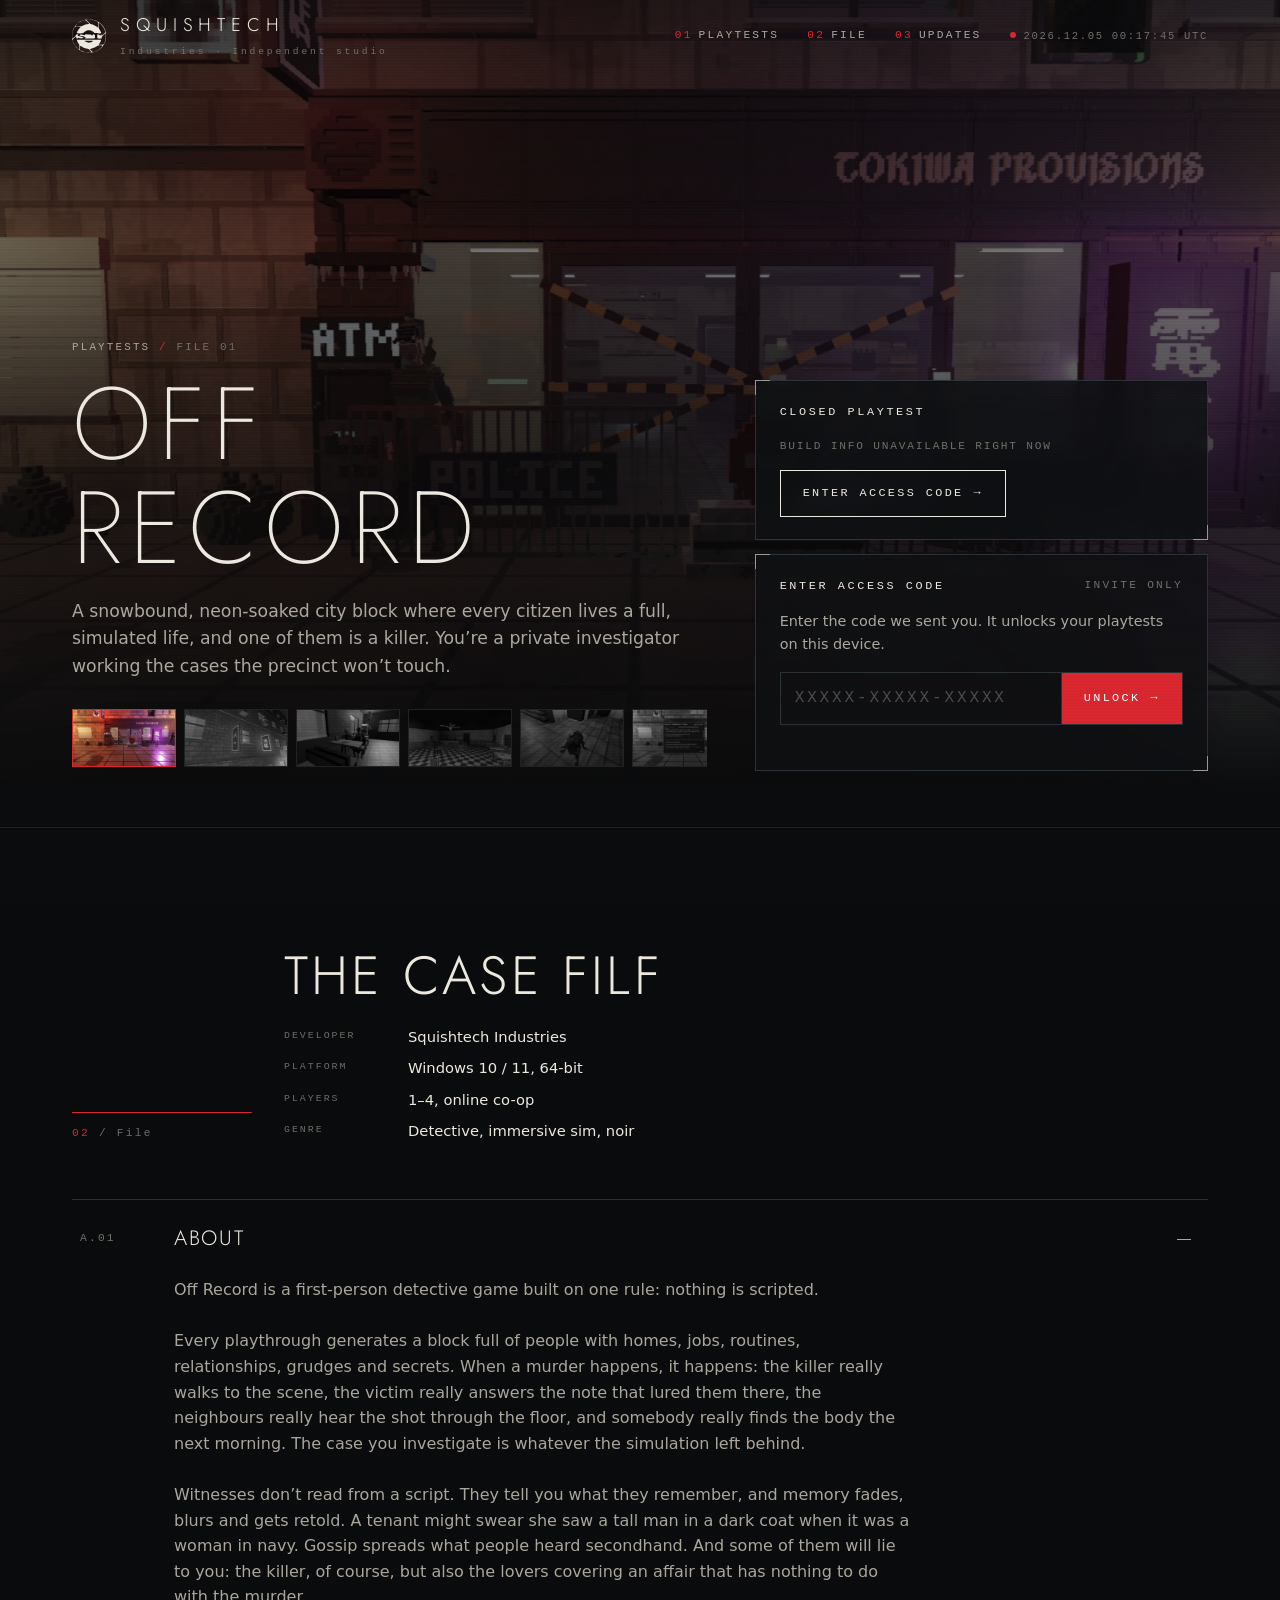
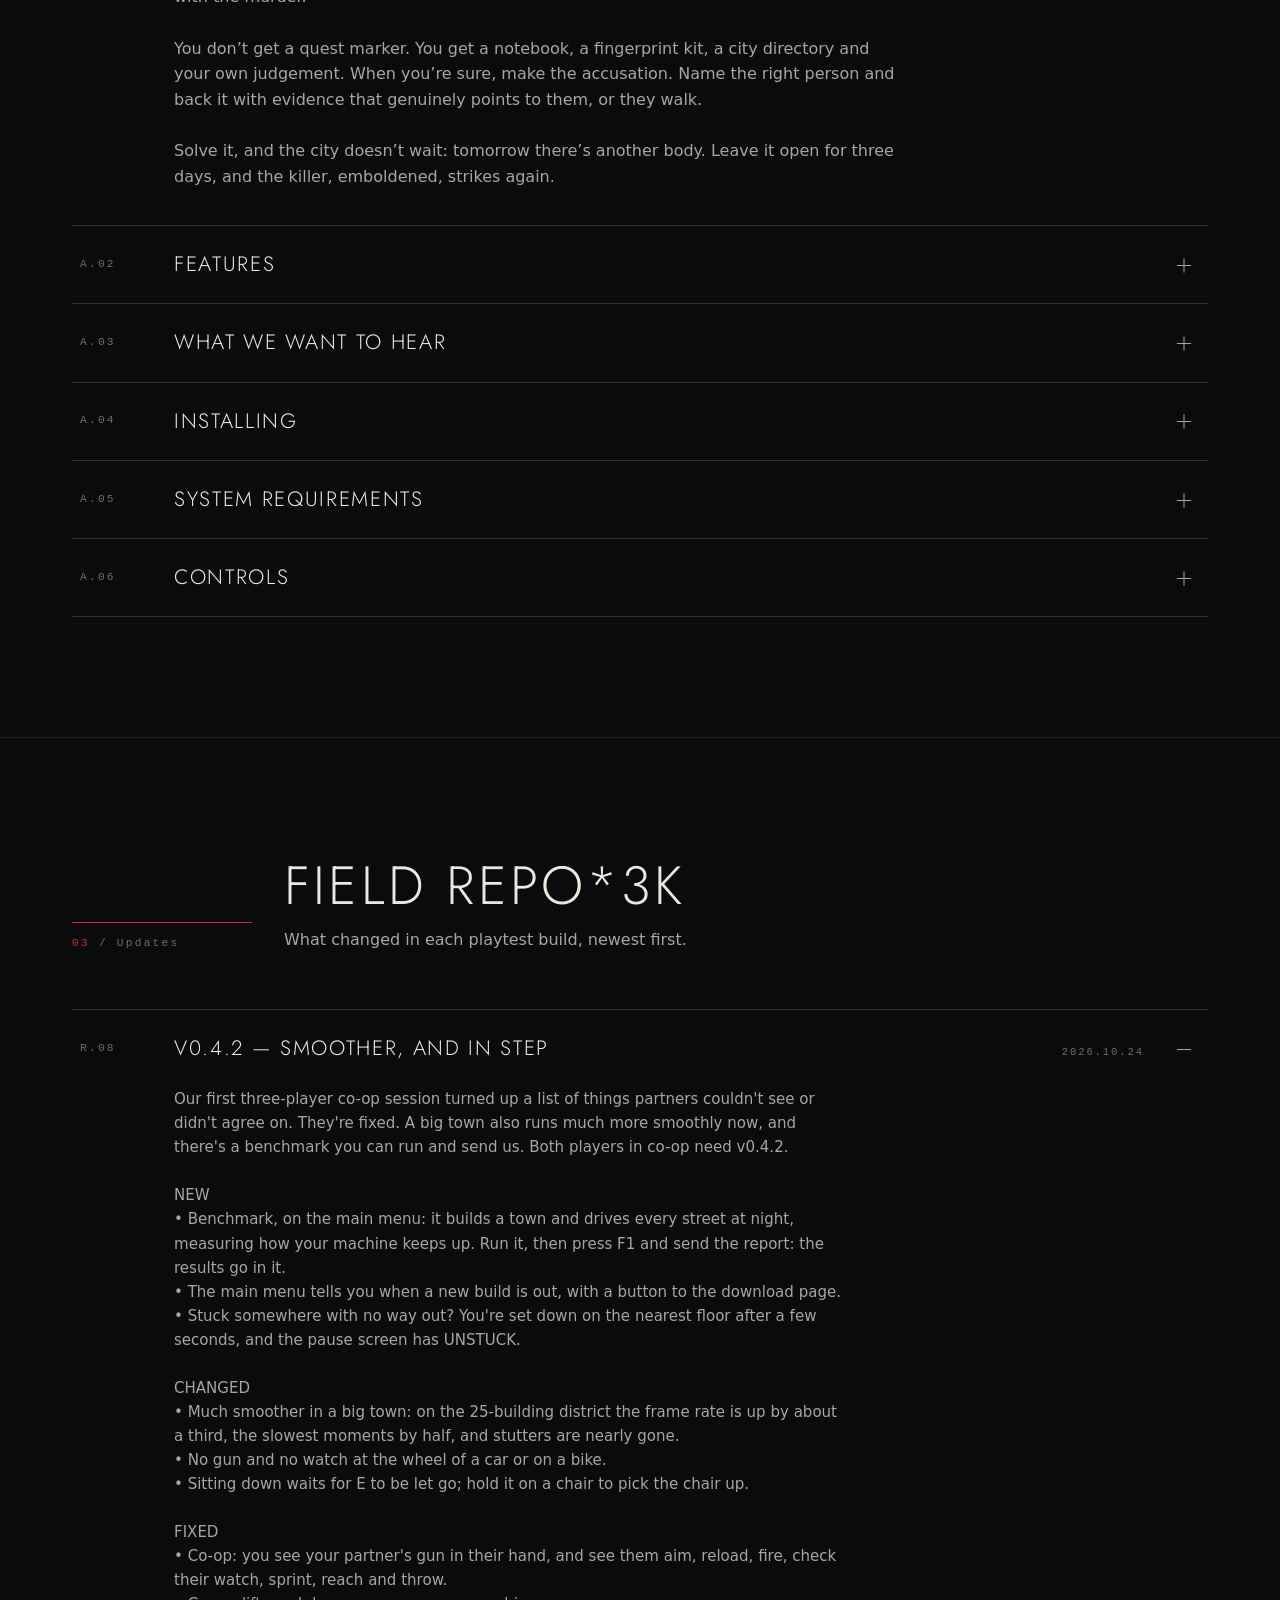
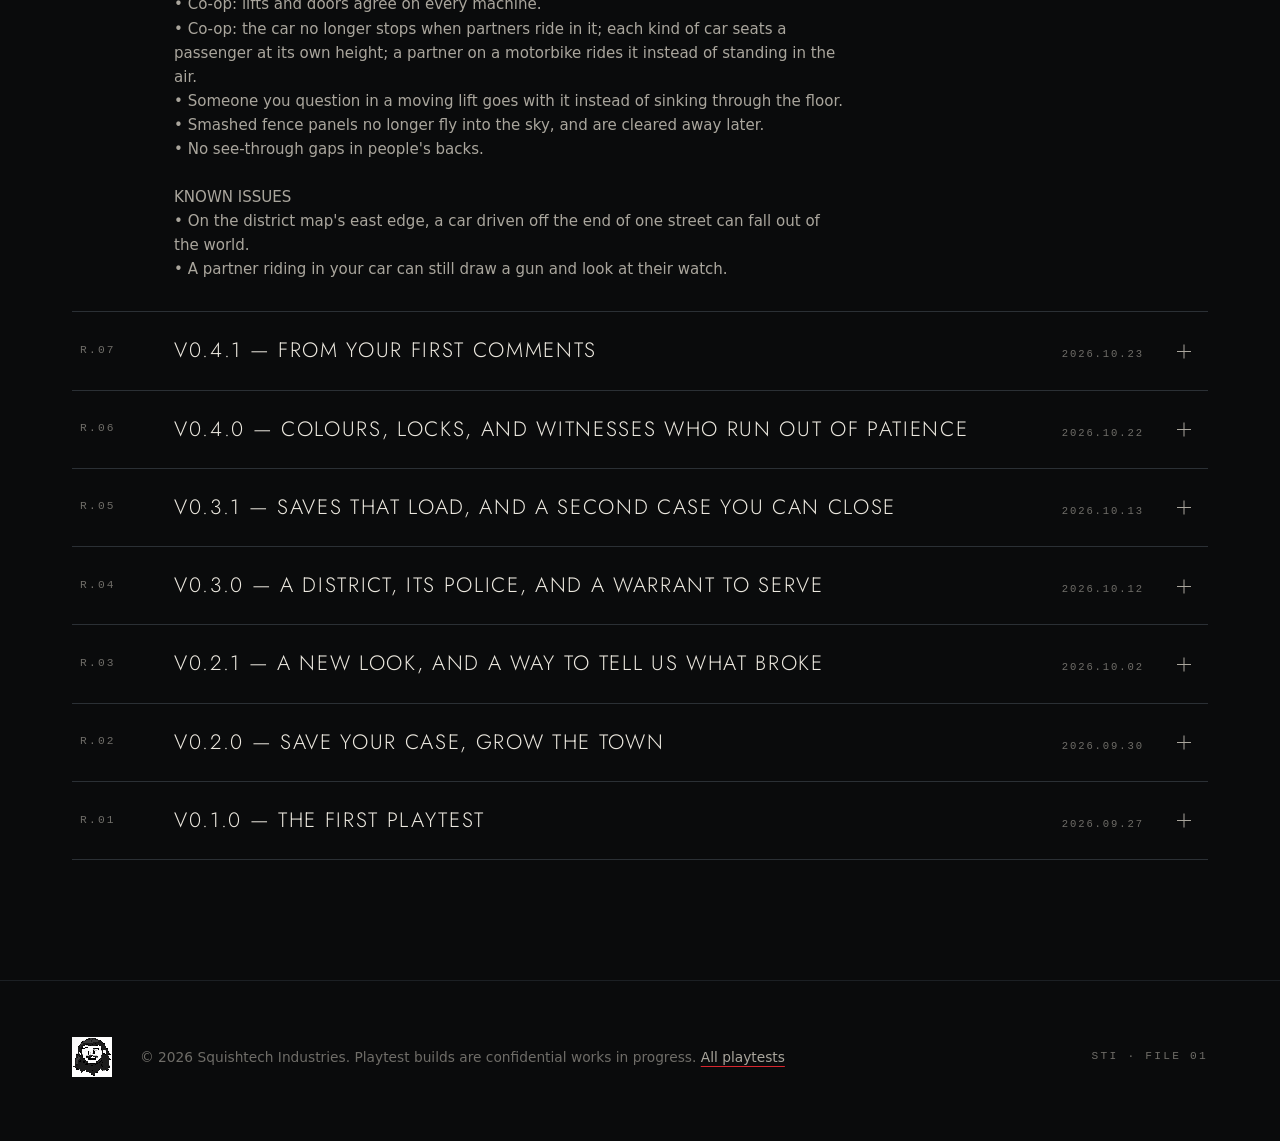
<file: games/offrecord/index.html>
<!doctype html>
<html lang="en">
<head>
<meta charset="utf-8">
<meta name="viewport" content="width=device-width,initial-scale=1">
<meta name="theme-color" content="#0a0b0c">
<title>Off Record · Squishtech Playtests</title>
<meta name="description" content="Off Record: a first-person detective game in a snowbound, neon-soaked city block where nothing is scripted. Closed playtest by Squishtech Industries.">
<meta property="og:title" content="Off Record">
<meta property="og:description" content="A snowbound, neon-soaked city block where every citizen lives a full simulated life, and one of them is a killer.">
<meta property="og:type" content="website">
<link rel="icon" href="../../site/favicon.svg" type="image/svg+xml">
<link rel="preload" href="../../site/fonts/jost-latin-300-normal.woff2" as="font" type="font/woff2" crossorigin>
<link rel="preload" href="../../site/fonts/jost-latin-200-normal.woff2" as="font" type="font/woff2" crossorigin>
<link rel="stylesheet" href="../../site/site.css">
</head>
<body data-root="../../">
<header class="site-head">
  <div class="shell">
    <a class="wordmark" href="../../" aria-label="Squishtech Industries, home">
      <img src="../../site/brand/sti-logo.svg" alt="">
      <div><span class="name">Squishtech</span><span class="sub">Industries · Independent studio</span></div>
    </a>
    <nav class="site-nav" aria-label="Main">
      <a href="../../#playtests"><span>01</span>Playtests</a>
      <a href="#file"><span>02</span>File</a>
      <a href="#updates"><span>03</span>Updates</a>
      <span class="clock" data-clock aria-hidden="true"></span>
    </nav>
  </div>
</header>

<main>
  <section class="game-hero">
    <div class="bg" id="heroBg" role="img" aria-label="Off Record screenshot"></div>
    <div class="shell">
      <div>
        <div class="crumbs"><a href="../../#playtests">Playtests</a> <span class="signal">/</span> File 01</div>
        <h1 class="display" data-decode>Off Record</h1>
        <p class="lead">A snowbound, neon-soaked city block where every citizen lives a full, simulated life, and one of them is a killer. You’re a private investigator working the cases the precinct won’t touch.</p>
        <div class="filmstrip" id="filmstrip" aria-label="Screenshots"></div>
      </div>
      <aside class="side">
        <div class="panel frame">
          <h2>Closed playtest</h2>
          <div class="dl" data-download="offrecord" data-details="off"></div>
        </div>
        <div class="access" data-access></div>
      </aside>
    </div>
  </section>

  <section class="section" id="file">
    <div class="shell">
      <div class="section-head reveal">
        <div class="idx"><b>02</b> / File</div>
        <div>
          <h2 class="display" data-decode>The case file</h2>
          <dl class="facts" style="margin-top:22px">
            <dt>Developer</dt><dd>Squishtech Industries</dd>
            <dt>Platform</dt><dd>Windows 10 / 11, 64-bit</dd>
            <dt>Players</dt><dd>1–4, online co-op</dd>
            <dt>Genre</dt><dd>Detective, immersive sim, noir</dd>
          </dl>
        </div>
      </div>

      <div class="folio qa reveal">
        <div class="q is-open">
          <button class="tab" type="button" aria-expanded="true" aria-controls="f1"><span class="num">A.01</span><h3>About</h3><span class="chev" aria-hidden="true"></span></button>
          <div class="fold" id="f1"><div class="inner"><div class="leaf"><div><p>Off Record is a first-person detective game built on one rule: nothing is scripted.

Every playthrough generates a block full of people with homes, jobs, routines, relationships, grudges and secrets. When a murder happens, it happens: the killer really walks to the scene, the victim really answers the note that lured them there, the neighbours really hear the shot through the floor, and somebody really finds the body the next morning. The case you investigate is whatever the simulation left behind.

Witnesses don’t read from a script. They tell you what they remember, and memory fades, blurs and gets retold. A tenant might swear she saw a tall man in a dark coat when it was a woman in navy. Gossip spreads what people heard secondhand. And some of them will lie to you: the killer, of course, but also the lovers covering an affair that has nothing to do with the murder.

You don’t get a quest marker. You get a notebook, a fingerprint kit, a city directory and your own judgement. When you’re sure, make the accusation. Name the right person and back it with evidence that genuinely points to them, or they walk.

Solve it, and the city doesn’t wait: tomorrow there’s another body. Leave it open for three days, and the killer, emboldened, strikes again.</p></div></div></div></div>
        </div>

        <div class="q">
          <button class="tab" type="button" aria-expanded="false" aria-controls="f2"><span class="num">A.02</span><h3>Features</h3><span class="chev" aria-hidden="true"></span></button>
          <div class="fold" id="f2"><div class="inner"><div class="leaf"><div><ul class="feature-list">
            <li><b>Nothing is scripted.</b> Every playthrough generates a block of citizens with homes, jobs, schedules, relationships, grudges and secrets, and one of them becomes a killer.</li>
            <li><b>Witnesses who only know what they saw.</b> Interviews draw on each person’s own fading memory and secondhand gossip, never the truth. Some people lie, and not only the killer.</li>
            <li><b>Real forensics.</b> Dust anything you pick up for fingerprints and match them against prints you take. Every citizen writes in their own hand: compare a sample to that unsigned note yourself.</li>
            <li><b>No quest markers.</b> A notebook, an evidence kit, a city map and a public directory. Accuse only when you can prove it: the right person, and two pieces of evidence that point to them.</li>
            <li><b>The city doesn’t wait.</b> Solve a case and tomorrow brings another body. Leave one open for three days and the killer strikes again, often at the witness who saw them.</li>
            <li><b>A town you learn.</b> The streets stay; which building stands where, what’s in its basements and who lives there changes every game. Every building can be entered, rooftops included.</li>
            <li><b>People who live their day.</b> Citizens walk their schedules through the streets and halls; lamplit windows go dark as the block goes to bed.</li>
            <li><b>Firearms, with consequences.</b> Seven guns, aiming down the sights, recoil and reloads. Shots are heard through the building, and shooting the wrong person costs you.</li>
            <li><b>Co-op for up to four.</b> Share one city, one case file and one set of evidence.</li>
            <li><b>Winter neon noir.</b> Falling snow, rain-slick cobbles mirroring the signs, magenta haze, steaming grates and a noir jazz score.</li>
          </ul></div></div></div></div>
        </div>

        <div class="q">
          <button class="tab" type="button" aria-expanded="false" aria-controls="f3"><span class="num">A.03</span><h3>What we want to hear</h3><span class="chev" aria-hidden="true"></span></button>
          <div class="fold" id="f3"><div class="inner"><div class="leaf"><div><p>Was the case fair: could you solve it from what you found? Where did you get stuck? Did a witness say something that made no sense? Bugs, crashes and frame rates. Press F1 in game to send a report; the main menu’s benchmark adds your performance results to it. The case list’s Show solutions box reveals the answer after you’ve played.</p></div></div></div></div>
        </div>

        <div class="q">
          <button class="tab" type="button" aria-expanded="false" aria-controls="f4"><span class="num">A.04</span><h3>Installing</h3><span class="chev" aria-hidden="true"></span></button>
          <div class="fold" id="f4"><div class="inner"><div class="leaf"><div><p>Unzip anywhere and run OffRecord\OffRecord.exe, keeping the folder together. From then on the game updates itself: it checks for a newer build each time it starts and installs it on the next launch. Your saves and settings are kept.

The playtest isn’t code-signed yet: if Windows says it protected your PC, choose More info → Run anyway. In co-op, every player needs the same build.</p></div></div></div></div>
        </div>

        <div class="q">
          <button class="tab" type="button" aria-expanded="false" aria-controls="f5"><span class="num">A.05</span><h3>System requirements</h3><span class="chev" aria-hidden="true"></span></button>
          <div class="fold" id="f5"><div class="inner"><div class="leaf"><div><dl class="reqs">
            <dt>OS</dt><dd>Windows 10 or 11, 64-bit</dd>
            <dt>Graphics</dt><dd>Vulkan-capable GPU (roughly GTX 900 / RX 400 series or newer)</dd>
            <dt>Co-op</dt><dd>1–4 players; the host opens port 7777 to play over the internet</dd>
          </dl></div></div></div></div>
        </div>

        <div class="q">
          <button class="tab" type="button" aria-expanded="false" aria-controls="f6"><span class="num">A.06</span><h3>Controls</h3><span class="chev" aria-hidden="true"></span></button>
          <div class="fold" id="f6"><div class="inner"><div class="leaf"><div><table class="keys">
            <tr><td>Move / sprint / jump</td><td>WASD / Shift / Space</td></tr>
            <tr><td>Talk, open, collect, use</td><td>E</td></tr>
            <tr><td>Notebook</td><td>Tab</td></tr>
            <tr><td>Inventory, dust for prints</td><td>I, then F</td></tr>
            <tr><td>Map</td><td>M</td></tr>
            <tr><td>Wristwatch: set a time, wait</td><td>Q, scroll, E</td></tr>
            <tr><td>Flashlight</td><td>L</td></tr>
            <tr><td>Draw / switch gun</td><td>G / 1–7</td></tr>
            <tr><td>Fire / aim / reload</td><td>LMB / RMB / R</td></tr>
            <tr><td>Horn</td><td>H</td></tr>
            <tr><td>Performance, fullscreen</td><td>F3, F11</td></tr>
            <tr><td>Report a bug</td><td>F1</td></tr>
            <tr><td>Pause, settings</td><td>Esc</td></tr>
          </table></div></div></div></div>
        </div>
      </div>
    </div>
  </section>

  <section class="section" id="updates">
    <div class="shell">
      <div class="section-head reveal">
        <div class="idx"><b>03</b> / Updates</div>
        <div><h2 class="display" data-decode>Field reports</h2><p>What changed in each playtest build, newest first.</p></div>
      </div>
      <div class="log qa reveal" id="posts"></div>
    </div>
  </section>
</main>

<footer class="site-foot">
  <div class="shell">
    <img class="head" src="../../site/brand/squish-head.png" alt="" width="40" height="40">
    <p>© 2026 Squishtech Industries. Playtest builds are confidential works in progress. <a href="../../">All playtests</a></p>
    <span class="label">STI · File 01</span>
  </div>
</footer>

<script src="../../site/config.js"></script>
<script src="../../site/games.js"></script>
<script src="../../site/manifest.js"></script>
<script src="updates.js"></script>
<script src="../../site/fx.js"></script>
<script src="../../site/portal.js"></script>
<script>
(function () {
  const root = '../../';
  const reduce = matchMedia('(prefers-reduced-motion: reduce)').matches;
  const shots = ((window.SQT_SCREENSHOTS || {}).offrecord || []).map(s => ({ src: root + s.src, thumb: root + s.thumb, title: s.title }));
  const bg = document.getElementById('heroBg');
  const strip = document.getElementById('filmstrip');
  const url = u => 'url(' + JSON.stringify(u) + ')';
  function show(i) {
    if (shots[i]) { bg.style.backgroundImage = url(shots[i].src); bg.setAttribute('aria-label', 'Off Record: ' + shots[i].title); }
    strip.querySelectorAll('button').forEach((b, j) => b.setAttribute('aria-current', String(i === j)));
  }
  shots.forEach((s, i) => {
    const b = document.createElement('button');
    b.type = 'button'; b.style.backgroundImage = url(s.thumb); b.setAttribute('aria-label', s.title || 'Screenshot ' + (i + 1)); b.title = s.title;
    b.addEventListener('click', () => show(i));
    strip.append(b);
  });
  show(0);
  if (!reduce) addEventListener('scroll', () => { bg.style.transform = `translateY(${scrollY * 0.25}px) scale(1.04)`; }, { passive: true });

  // field reports: each a fold, the newest open
  const list = document.getElementById('posts');
  const posts = (window.STORE_UPDATES || []).slice().sort((a, b) => String(b.date).localeCompare(String(a.date)));
  posts.forEach((p, i) => {
    const id = 'post-' + i;
    const q = document.createElement('div'); q.className = 'q' + (i === 0 ? ' is-open' : '');
    const tab = document.createElement('button'); tab.className = 'tab'; tab.type = 'button';
    tab.setAttribute('aria-expanded', String(i === 0)); tab.setAttribute('aria-controls', id);
    const num = document.createElement('span'); num.className = 'num'; num.textContent = 'R.' + String(posts.length - i).padStart(2, '0');
    const h = document.createElement('h3');
    const title = document.createElement('span'); title.textContent = p.title || 'Update';
    const t = document.createElement('time'); t.dateTime = p.date || ''; t.textContent = String(p.date || '').replace(/-/g, '.');
    h.append(title, t);
    const chev = document.createElement('span'); chev.className = 'chev'; chev.setAttribute('aria-hidden', 'true');
    tab.append(num, h, chev);
    const fold = document.createElement('div'); fold.className = 'fold'; fold.id = id;
    const inner = document.createElement('div'); inner.className = 'inner';
    const leaf = document.createElement('div'); leaf.className = 'leaf';
    const body = document.createElement('p'); body.className = 'text'; body.textContent = p.body || '';
    leaf.append(body); inner.append(leaf); fold.append(inner); q.append(tab, fold); list.append(q);
  });
  if (!posts.length) list.textContent = 'No updates posted yet.';
})();
</script>
</body>
</html>
</file>
<file: site/site.css>
/* Squishtech Industries — ink, paper, one signal red. Hairline frames that unfold. */

/* Jost (SIL Open Font License 1.1; see fonts/OFL.txt), latin subset, self-hosted. */
@font-face { font-family: "Jost"; src: url("fonts/jost-latin-200-normal.woff2") format("woff2"); font-weight: 200; font-display: swap; }
@font-face { font-family: "Jost"; src: url("fonts/jost-latin-300-normal.woff2") format("woff2"); font-weight: 300; font-display: swap; }

:root {
  --ink: #0a0b0c;
  --ink-2: #0f1113;
  --panel: #131619;
  --panel-2: #181b1f;
  --line: #2b3035;
  --line-soft: #1c2024;
  --paper: #ece8df;
  --paper-dim: #aaa69d;
  --faint: #6f6d68;
  --signal: #d7262e;
  --signal-soft: #d7262e33;
  --display: "Jost", "Segoe UI Light", "Helvetica Neue", Arial, sans-serif;
  --body: system-ui, -apple-system, "Segoe UI", Roboto, "Helvetica Neue", Arial, sans-serif;
  --mono: ui-monospace, "Cascadia Mono", "SFMono-Regular", Consolas, "Liberation Mono", monospace;
  --shell: 1200px;
  --ease: cubic-bezier(.2, .7, .1, 1);
  --fold: cubic-bezier(.65, 0, .25, 1);
  color-scheme: dark;
  font-family: var(--body);
  color: var(--paper);
  background: var(--ink);
}
* { box-sizing: border-box; }
html { scroll-behavior: smooth; }
body { margin: 0; background: var(--ink); line-height: 1.6; -webkit-font-smoothing: antialiased; overflow-x: hidden; }
body::after { /* film grain + scanlines, never in the way */
  content: ""; position: fixed; inset: 0; pointer-events: none; z-index: 100; opacity: .05; mix-blend-mode: overlay;
  background: repeating-linear-gradient(0deg, #fff 0 1px, transparent 1px 3px);
}
img { max-width: 100%; display: block; }
a { color: var(--paper); text-decoration-color: var(--signal); text-underline-offset: 4px; }
a:hover { color: #fff; }
button, input { font: inherit; color: inherit; }
::selection { background: var(--signal); color: #fff; }
:focus-visible { outline: 1px solid var(--signal); outline-offset: 3px; }
.shell { max-width: var(--shell); margin: 0 auto; padding: 0 32px; }
.sr { position: absolute; width: 1px; height: 1px; overflow: hidden; clip: rect(0 0 0 0); white-space: nowrap; }
.mono, .label { font-family: var(--mono); font-size: .7rem; letter-spacing: .2em; text-transform: uppercase; color: var(--faint); }
.label b { color: var(--paper); font-weight: 500; }
.signal { color: var(--signal); }
.display { font-family: var(--display); font-weight: 300; text-transform: uppercase; letter-spacing: .06em; line-height: 1.02; }

/* corner brackets: the frame motif */
.frame { position: relative; }
.frame::before, .frame::after { content: ""; position: absolute; width: 14px; height: 14px; border: 1px solid var(--paper); opacity: .55; pointer-events: none; transition: all .5s var(--ease); }
.frame::before { top: -1px; left: -1px; border-right: 0; border-bottom: 0; }
.frame::after { bottom: -1px; right: -1px; border-left: 0; border-top: 0; }
.frame:hover::before, .frame:hover::after, .frame.is-open::before, .frame.is-open::after { width: 22px; height: 22px; opacity: 1; border-color: var(--signal); }

/* ---- header ---------------------------------------------------------------------------------------------------- */
.site-head { position: fixed; inset: 0 0 auto; z-index: 50; transition: background .4s, border-color .4s; border-bottom: 1px solid transparent; }
.site-head.scrolled { background: #0a0b0cd9; backdrop-filter: blur(10px); border-color: var(--line-soft); }
.site-head .shell { display: flex; align-items: center; justify-content: space-between; gap: 20px; height: 72px; }
.wordmark { display: flex; align-items: center; gap: 14px; text-decoration: none; color: var(--paper); }
.wordmark img { width: 34px; height: 34px; transition: transform 1.2s var(--ease); }
.wordmark:hover img { transform: rotate(-120deg); }
.wordmark .name { font-family: var(--display); font-size: 1.15rem; letter-spacing: .32em; text-transform: uppercase; line-height: 1; }
.wordmark .sub { display: block; font-family: var(--mono); font-size: .6rem; letter-spacing: .3em; color: var(--faint); margin-top: 5px; }
.site-nav { display: flex; gap: 28px; align-items: center; }
.site-nav a { font-family: var(--mono); font-size: .7rem; letter-spacing: .2em; text-transform: uppercase; color: var(--paper-dim); text-decoration: none; position: relative; padding: 6px 0; }
.site-nav a span { color: var(--signal); margin-right: 6px; }
.site-nav a::after { content: ""; position: absolute; left: 0; right: 100%; bottom: 0; height: 1px; background: var(--signal); transition: right .4s var(--ease); }
.site-nav a:hover { color: var(--paper); }
.site-nav a:hover::after { right: 0; }
.clock { font-family: var(--mono); font-size: .66rem; letter-spacing: .16em; color: var(--faint); white-space: nowrap; }
.clock::before { content: ""; display: inline-block; width: 6px; height: 6px; border-radius: 50%; background: var(--signal); margin-right: 8px; vertical-align: 1px; animation: blink 2.4s steps(1) infinite; }
@keyframes blink { 50% { opacity: .2; } }

/* ---- hero ------------------------------------------------------------------------------------------------------ */
.hero { position: relative; min-height: 100vh; min-height: 100svh; display: flex; align-items: center; overflow: hidden; border-bottom: 1px solid var(--line-soft); }
.hero::before { /* survey grid */
  content: ""; position: absolute; inset: 0; pointer-events: none;
  background-image: linear-gradient(var(--line-soft) 1px, transparent 1px), linear-gradient(90deg, var(--line-soft) 1px, transparent 1px);
  background-size: 64px 64px; mask-image: radial-gradient(ellipse 70% 70% at 70% 50%, #000 20%, transparent 75%); opacity: .7;
}
.hero-canvas { position: absolute; inset: 0; z-index: 0; }
.hero-canvas canvas { display: block; width: 100%; height: 100%; }
.hero-fallback { position: absolute; right: 8%; top: 50%; width: min(38vw, 440px); transform: translateY(-50%); opacity: .9; }
.has-3d .hero-fallback { display: none; }
.hero .shell { position: relative; z-index: 2; width: 100%; padding-top: 110px; padding-bottom: 80px; }
.hero-copy { max-width: 560px; }
.hero h1 { font-weight: 200; font-size: clamp(2.6rem, 6.4vw, 5.4rem); margin: 18px 0 22px; }
.hero h1 em { font-style: normal; color: var(--signal); }
.hero .lead { color: var(--paper-dim); font-size: 1.06rem; max-width: 30em; margin: 0 0 36px; }
.hero-meta { position: absolute; z-index: 2; bottom: 28px; left: 0; right: 0; }
.hero-meta .shell { display: flex; justify-content: space-between; gap: 16px; padding-top: 0; padding-bottom: 0; }
.scroll-cue { display: flex; align-items: center; gap: 12px; }
.scroll-cue i { width: 1px; height: 36px; background: linear-gradient(var(--signal), transparent); animation: cue 2s var(--ease) infinite; transform-origin: top; }
@keyframes cue { 0% { transform: scaleY(0); } 60% { transform: scaleY(1); } 100% { transform: scaleY(1); opacity: 0; } }

/* ---- access terminal ------------------------------------------------------------------------------------------- */
.access { background: #0f1113cc; backdrop-filter: blur(6px); border: 1px solid var(--line); padding: 22px 24px 18px; max-width: 460px; }
.access .head { display: flex; justify-content: space-between; align-items: center; margin-bottom: 14px; }
.access h2 { font-family: var(--mono); font-weight: 500; font-size: .74rem; letter-spacing: .22em; text-transform: uppercase; margin: 0; color: var(--paper); }
.access p { color: var(--paper-dim); font-size: .9rem; margin: 0 0 16px; }
.access form { display: flex; gap: 0; border: 1px solid var(--line); transition: border-color .3s; }
.access form:focus-within { border-color: var(--paper-dim); }
.access input { flex: 1; min-width: 0; background: transparent; border: 0; padding: 13px 14px; font-family: var(--mono); letter-spacing: .18em; text-transform: uppercase; outline: none; }
.access input::placeholder { color: #4b4a47; }
.access .msg { min-height: 1.5em; margin: 10px 0 0; font-family: var(--mono); font-size: .7rem; letter-spacing: .12em; text-transform: uppercase; color: var(--faint); }
.access .msg.err { color: var(--signal); }
.access .who { display: flex; align-items: baseline; gap: 10px; flex-wrap: wrap; margin-bottom: 6px; }
.access .who .name { font-family: var(--display); font-size: 1.6rem; text-transform: uppercase; letter-spacing: .08em; }
.granted { font-family: var(--mono); font-size: .66rem; letter-spacing: .2em; color: var(--ink); background: var(--paper); padding: 3px 7px; }

/* ---- buttons ---------------------------------------------------------------------------------------------------- */
.btn { position: relative; display: inline-flex; align-items: center; justify-content: center; gap: 10px; padding: 13px 22px; border: 1px solid var(--paper); background: transparent; color: var(--paper); font-family: var(--mono); font-size: .74rem; letter-spacing: .2em; text-transform: uppercase; cursor: pointer; text-decoration: none; white-space: nowrap; overflow: hidden; isolation: isolate; transition: color .35s var(--ease), border-color .35s; }
.btn::before { content: ""; position: absolute; inset: 0; background: var(--paper); transform: scaleX(0); transform-origin: right; transition: transform .45s var(--fold); z-index: -1; }
.btn:hover::before { transform: scaleX(1); transform-origin: left; }
.btn:hover { color: var(--ink); }
.btn-primary { background: var(--signal); border-color: var(--signal); color: #fff; }
.btn-primary::before { background: var(--paper); }
.btn-ghost { border-color: var(--line); color: var(--paper-dim); }
.btn[disabled] { border-color: var(--line-soft); color: #4f4e4a; background: transparent; cursor: default; }
.btn[disabled]::before { display: none; }
.btn .arrow { transition: transform .4s var(--ease); }
.btn:hover .arrow { transform: translateX(4px); }
.access .btn { border: 0; border-left: 1px solid var(--line); }
.btn-link { background: none; border: 0; padding: 0; font-family: var(--mono); font-size: .66rem; letter-spacing: .18em; text-transform: uppercase; color: var(--faint); cursor: pointer; text-decoration: underline; text-decoration-color: var(--line); text-underline-offset: 4px; }
.btn-link:hover { color: var(--paper); text-decoration-color: var(--signal); }

/* ---- sections --------------------------------------------------------------------------------------------------- */
.section { padding: 120px 0; position: relative; }
.section + .section { border-top: 1px solid var(--line-soft); }
.section-head { display: grid; grid-template-columns: 180px 1fr; gap: 32px; margin-bottom: 56px; align-items: end; }
.section-head .idx { font-family: var(--mono); font-size: .7rem; letter-spacing: .2em; color: var(--faint); border-top: 1px solid var(--signal); padding-top: 12px; }
.section-head .idx b { color: var(--signal); font-weight: 500; }
.section-head h2 { font-size: clamp(2rem, 4.2vw, 3.4rem); margin: 0; }
.section-head p { color: var(--paper-dim); margin: 14px 0 0; max-width: 40em; }

/* ---- dossiers: the playtest list. Folded: one line. Unfolded: everything. --------------------------------------- */
.dossiers { border-top: 1px solid var(--line); }
.dossier { border-bottom: 1px solid var(--line); }
.dossier > .tab { all: unset; box-sizing: border-box; display: grid; grid-template-columns: 70px minmax(0, 1fr) auto 32px; align-items: center; gap: 24px; width: 100%; padding: 26px 8px; cursor: pointer; position: relative; }
.dossier > .tab::before { content: ""; position: absolute; left: 0; top: 0; bottom: 0; width: 0; background: linear-gradient(90deg, var(--signal-soft), transparent); transition: width .6s var(--ease); pointer-events: none; }
.dossier > .tab:hover::before, .dossier.is-open > .tab::before { width: 45%; }
.dossier > .tab:focus-visible { outline: 1px solid var(--signal); outline-offset: -1px; }
.dossier .num { font-family: var(--mono); font-size: .74rem; letter-spacing: .2em; color: var(--faint); position: relative; }
.dossier.is-open .num { color: var(--signal); }
.dossier .t { font-family: var(--display); font-size: clamp(1.6rem, 3.4vw, 2.6rem); text-transform: uppercase; letter-spacing: .07em; line-height: 1; position: relative; transition: letter-spacing .7s var(--ease); }
.dossier > .tab:hover .t { letter-spacing: .1em; }
.dossier .state { display: flex; gap: 18px; align-items: center; position: relative; }
.dossier .state .label { white-space: nowrap; }
.pill { font-family: var(--mono); font-size: .62rem; letter-spacing: .2em; text-transform: uppercase; padding: 4px 8px; border: 1px solid var(--line); color: var(--faint); white-space: nowrap; }
.pill.on { border-color: var(--paper); color: var(--paper); }
.pill.hot { border-color: var(--signal); color: #fff; background: var(--signal); }
.dossier .chev { width: 32px; height: 32px; position: relative; }
.dossier .chev::before, .dossier .chev::after { content: ""; position: absolute; left: 8px; right: 8px; top: 50%; height: 1px; background: var(--paper); transition: transform .5s var(--fold); }
.dossier .chev::after { transform: rotate(90deg); }
.dossier.is-open .chev::after { transform: rotate(0); }
.dossier.is-open .chev::before { background: var(--signal); }

/* the fold: height opens by grid rows, the leaves swing down out of the crease one after another */
.fold { display: grid; grid-template-rows: 0fr; transition: grid-template-rows .8s var(--fold); }
.is-open > .fold { grid-template-rows: 1fr; }
.fold > .inner { overflow: hidden; perspective: 1400px; min-height: 0; }
.leaf { transform-origin: 50% 0; transform: rotateX(-88deg); opacity: 0; transition: transform .8s var(--fold), opacity .5s; backface-visibility: hidden; }
.is-open > .fold .leaf { transform: none; opacity: 1; }
.is-open > .fold .leaf:nth-child(2) { transition-delay: .12s; }
.is-open > .fold .leaf:nth-child(3) { transition-delay: .24s; }
.is-open > .fold .leaf:nth-child(4) { transition-delay: .36s; }

.dossier .sheet { display: grid; grid-template-columns: minmax(0, 1.1fr) minmax(0, 1fr); gap: 40px; padding: 4px 8px 44px 102px; }
.dossier .art { aspect-ratio: 16/9; position: relative; overflow: hidden; border: 1px solid var(--line); background: var(--panel); }
.dossier .art img { width: 100%; height: 100%; object-fit: cover; filter: grayscale(.35) contrast(1.05); transform: scale(1.06); transition: transform 1.6s var(--ease), filter .8s; }
.dossier.is-open .art img { transform: scale(1); }
.dossier .art:hover img { filter: none; }
.dossier .art .plate { position: absolute; inset: 0; display: grid; place-items: center; text-align: center; padding: 24px; }
.dossier .art .plate span { font-family: var(--display); font-size: clamp(1.6rem, 3vw, 2.4rem); text-transform: uppercase; letter-spacing: .2em; position: relative; }
.dossier .art .plate::before { content: ""; position: absolute; inset: 0; background: radial-gradient(circle at 30% 30%, color-mix(in srgb, var(--g) 38%, transparent), transparent 60%), repeating-linear-gradient(135deg, #ffffff06 0 1px, transparent 1px 12px); }
.dossier .art .stamp { position: absolute; top: 14px; left: 14px; font-family: var(--mono); font-size: .62rem; letter-spacing: .22em; padding: 4px 8px; background: var(--ink); border: 1px solid var(--signal); color: var(--paper); }
.dossier .art .reticle { position: absolute; inset: 14px; pointer-events: none; border: 1px solid transparent; }
.dossier .art .reticle::before, .dossier .art .reticle::after { content: ""; position: absolute; width: 18px; height: 18px; border: 1px solid var(--paper); opacity: .7; }
.dossier .art .reticle::before { right: 0; top: 0; border-left: 0; border-bottom: 0; }
.dossier .art .reticle::after { left: 0; bottom: 0; border-right: 0; border-top: 0; }
.dossier .art .caption { position: absolute; left: 14px; bottom: 12px; font-family: var(--mono); font-size: .62rem; letter-spacing: .2em; text-transform: uppercase; color: var(--paper); background: #0a0b0cb3; padding: 3px 7px; }
.contact { display: grid; grid-template-columns: repeat(auto-fill, minmax(64px, 1fr)); gap: 6px; margin-top: 8px; }
.contact button { aspect-ratio: 16/9; padding: 0; border: 1px solid var(--line); background: var(--panel) center/cover no-repeat; cursor: pointer; filter: grayscale(1) brightness(.6); transition: filter .35s, border-color .35s; }
.contact button:hover, .contact button[aria-current="true"] { filter: none; border-color: var(--signal); }
.dossier .brief { display: flex; flex-direction: column; gap: 18px; }
.dossier .brief .tagline { font-size: 1.08rem; color: var(--paper); margin: 0; }
.chips { display: flex; flex-wrap: wrap; gap: 6px; }
.chips span { font-family: var(--mono); font-size: .64rem; letter-spacing: .16em; text-transform: uppercase; color: var(--paper-dim); border: 1px solid var(--line); padding: 4px 8px; }
.barcode { height: 26px; width: 180px; opacity: .45; margin-top: 22px; display: block; }

/* ---- download widget -------------------------------------------------------------------------------------------- */
.dl { display: flex; flex-direction: column; gap: 14px; }
.dl .status { display: grid; grid-template-columns: repeat(3, auto); justify-content: start; gap: 4px 28px; }
.dl .status div { display: flex; flex-direction: column; gap: 2px; }
.dl .status .k { font-family: var(--mono); font-size: .6rem; letter-spacing: .22em; text-transform: uppercase; color: var(--faint); }
.dl .status .v { font-family: var(--mono); font-size: .82rem; letter-spacing: .08em; color: var(--paper); }
.dl .status .note { grid-column: 1 / -1; font-family: var(--mono); font-size: .7rem; letter-spacing: .16em; text-transform: uppercase; color: var(--faint); }
.dl .row { display: flex; gap: 10px; flex-wrap: wrap; }
.dl details { border-top: 1px solid var(--line-soft); padding-top: 12px; }
.dl details summary { cursor: pointer; list-style: none; font-family: var(--mono); font-size: .66rem; letter-spacing: .2em; text-transform: uppercase; color: var(--faint); }
.dl details summary::-webkit-details-marker { display: none; }
.dl details summary::before { content: "+ "; color: var(--signal); }
.dl details[open] summary::before { content: "– "; }
.dl details p { white-space: pre-wrap; margin: 10px 0 0; color: var(--paper-dim); font-size: .9rem; }

/* ---- procedure -------------------------------------------------------------------------------------------------- */
.steps { display: grid; grid-template-columns: repeat(4, minmax(0, 1fr)); border-top: 1px solid var(--line); border-left: 1px solid var(--line); }
.step { border-right: 1px solid var(--line); border-bottom: 1px solid var(--line); padding: 28px 26px 34px; position: relative; overflow: hidden; min-height: 250px; }
.step .n { font-family: var(--display); font-size: 4.2rem; line-height: 1; color: transparent; -webkit-text-stroke: 1px var(--line); transition: -webkit-text-stroke-color .5s; }
.step:hover .n { -webkit-text-stroke-color: var(--signal); }
.step h3 { font-family: var(--mono); font-weight: 500; font-size: .78rem; letter-spacing: .22em; text-transform: uppercase; margin: 22px 0 10px; }
.step p { margin: 0; color: var(--paper-dim); font-size: .92rem; }
.step::after { content: ""; position: absolute; left: 0; bottom: 0; height: 2px; width: 100%; background: var(--signal); transform: scaleX(0); transform-origin: left; transition: transform .7s var(--ease); }
.step:hover::after { transform: scaleX(1); }
kbd { font-family: var(--mono); font-size: .8em; border: 1px solid var(--paper-dim); padding: 0 5px; color: var(--paper); }

/* ---- questions (folds too) -------------------------------------------------------------------------------------- */
.qa { border-top: 1px solid var(--line); }
.q { border-bottom: 1px solid var(--line); }
.q > .tab { all: unset; box-sizing: border-box; display: grid; grid-template-columns: 70px 1fr 32px; gap: 24px; align-items: center; width: 100%; padding: 22px 8px; cursor: pointer; }
.q > .tab:focus-visible { outline: 1px solid var(--signal); outline-offset: -1px; }
.q .num { font-family: var(--mono); font-size: .7rem; letter-spacing: .2em; color: var(--faint); }
.q h3 { margin: 0; font-weight: 400; font-size: 1.08rem; }
.q .chev { width: 32px; height: 32px; position: relative; }
.q .chev::before, .q .chev::after { content: ""; position: absolute; left: 9px; right: 9px; top: 50%; height: 1px; background: var(--paper-dim); transition: transform .5s var(--fold); }
.q .chev::after { transform: rotate(90deg); }
.q.is-open .chev::after { transform: rotate(0); }
.q .leaf p { margin: 0; padding: 0 8px 26px 102px; color: var(--paper-dim); max-width: 50em; }

/* ---- footer ----------------------------------------------------------------------------------------------------- */
.site-foot { border-top: 1px solid var(--line-soft); padding: 56px 0 64px; }
.site-foot .shell { display: grid; grid-template-columns: auto 1fr auto; gap: 28px; align-items: center; }
.site-foot img.head { width: 40px; height: 40px; image-rendering: pixelated; filter: grayscale(1) contrast(1.1); transition: filter .4s; }
.site-foot img.head:hover { filter: none; }
.site-foot p { margin: 0; color: var(--faint); font-size: .86rem; }
.site-foot a { color: var(--paper-dim); }

/* ---- reveal + decode -------------------------------------------------------------------------------------------- */
.reveal { clip-path: inset(0 0 100% 0); transform: translateY(18px); transition: clip-path 1.1s var(--fold), transform 1.1s var(--fold); }
.reveal.in { clip-path: inset(0 0 -10% 0); transform: none; }
[data-decode] { font-variant-ligatures: none; }

/* ---- game pages ------------------------------------------------------------------------------------------------- */
.game-hero { position: relative; min-height: 92vh; display: flex; align-items: flex-end; overflow: hidden; border-bottom: 1px solid var(--line-soft); }
.game-hero .bg { position: absolute; inset: -4%; background: var(--panel) center/cover no-repeat; filter: grayscale(.4) brightness(.55); transform: scale(1.04); transition: background-image .6s; will-change: transform; }
.game-hero::after { content: ""; position: absolute; inset: 0; background: linear-gradient(0deg, var(--ink) 4%, #0a0b0c99 40%, #0a0b0c33 70%, #0a0b0caa); pointer-events: none; }
.game-hero .shell { position: relative; z-index: 2; width: 100%; padding-top: 120px; padding-bottom: 56px; display: grid; grid-template-columns: minmax(0, 1.4fr) minmax(320px, 1fr); gap: 48px; align-items: end; }
.game-hero h1 { font-weight: 200; font-size: clamp(3rem, 8vw, 6.6rem); margin: 14px 0 18px; }
.game-hero .lead { color: var(--paper-dim); font-size: 1.08rem; max-width: 36em; margin: 0; }
.crumbs { font-family: var(--mono); font-size: .68rem; letter-spacing: .2em; text-transform: uppercase; color: var(--faint); }
.crumbs a { color: var(--paper-dim); text-decoration: none; }
.crumbs a:hover { color: var(--paper); }
.panel { background: #0f1113d9; backdrop-filter: blur(8px); border: 1px solid var(--line); padding: 22px 24px; }
.panel h2 { font-family: var(--mono); font-weight: 500; font-size: .74rem; letter-spacing: .22em; text-transform: uppercase; margin: 0 0 16px; }
.side { display: flex; flex-direction: column; gap: 14px; }
.side .access { max-width: none; }
.filmstrip { display: flex; gap: 8px; margin-top: 28px; overflow-x: auto; padding-bottom: 4px; scrollbar-width: thin; }
.filmstrip button { flex: 0 0 104px; aspect-ratio: 16/9; padding: 0; border: 1px solid var(--line); background: var(--panel) center/cover no-repeat; cursor: pointer; filter: grayscale(1) brightness(.7); transition: filter .4s, border-color .4s; }
.filmstrip button:hover, .filmstrip button[aria-current="true"] { filter: none; border-color: var(--signal); }
.facts { display: grid; grid-template-columns: 110px 1fr; gap: 8px 14px; margin: 0; }
.facts dt { font-family: var(--mono); font-size: .62rem; letter-spacing: .2em; text-transform: uppercase; color: var(--faint); padding-top: 3px; }
.facts dd { margin: 0; font-size: .92rem; }
.folio { border-top: 1px solid var(--line); }
.folio .q h3, .log .q h3 span { font-family: var(--display); text-transform: uppercase; letter-spacing: .08em; font-size: 1.3rem; }
.folio .q .leaf > div { padding: 0 8px 36px 102px; color: var(--paper-dim); }
.folio .q .leaf p { padding: 0; white-space: pre-line; margin: 0; max-width: 46em; }
.feature-list { list-style: none; margin: 0; padding: 0; display: grid; grid-template-columns: repeat(2, minmax(0, 1fr)); gap: 0 32px; }
.feature-list li { padding: 14px 0; border-top: 1px solid var(--line-soft); font-size: .94rem; }
.feature-list b { display: block; color: var(--paper); font-weight: 500; margin-bottom: 4px; }
.keys { width: 100%; max-width: 640px; border-collapse: collapse; font-size: .9rem; }
.keys td { padding: 9px 0; border-bottom: 1px solid var(--line-soft); }
.keys td:last-child { font-family: var(--mono); font-size: .78rem; letter-spacing: .08em; color: var(--paper); text-align: right; padding-left: 16px; white-space: nowrap; }
.reqs { display: grid; grid-template-columns: 110px 1fr; gap: 10px 14px; margin: 0; }
.reqs dt { font-family: var(--mono); font-size: .62rem; letter-spacing: .2em; text-transform: uppercase; color: var(--faint); padding-top: 4px; }
.reqs dd { margin: 0; color: var(--paper); }
.log { border-top: 1px solid var(--line); }
.log .q h3 { display: flex; justify-content: space-between; gap: 16px; align-items: baseline; }
.log .q time { font-family: var(--mono); font-size: .66rem; letter-spacing: .18em; color: var(--faint); white-space: nowrap; text-transform: uppercase; }
.log .q .text { white-space: pre-wrap; padding: 0 8px 30px 102px; margin: 0; color: var(--paper-dim); font-size: .94rem; max-width: 52em; }

/* ---- responsive & motion ---------------------------------------------------------------------------------------- */
@media (max-width: 980px) {
  .site-nav .clock { display: none; }
  .dossier .sheet { grid-template-columns: 1fr; padding-left: 8px; }
  .steps { grid-template-columns: repeat(2, minmax(0, 1fr)); }
  .game-hero .shell { grid-template-columns: 1fr; }
  .hero-fallback { opacity: .25; }
  .hero-canvas { opacity: .45; }
}
@media (max-width: 680px) {
  .shell { padding: 0 16px; }
  .site-nav a { display: none; }
  .hero h1 { font-size: 2.6rem; }
  .section { padding: 80px 0; }
  .section-head { grid-template-columns: 1fr; gap: 14px; margin-bottom: 36px; }
  .dossier > .tab { grid-template-columns: 40px minmax(0, 1fr) 28px; gap: 12px; padding: 22px 0; }
  .dossier .state { grid-column: 2 / 3; grid-row: 2; }
  .dossier .chev { grid-column: 3; grid-row: 1; }
  .dossier .sheet { padding: 0 0 32px; gap: 24px; }
  .dl .status { grid-template-columns: repeat(2, auto); }
  .steps { grid-template-columns: 1fr; }
  .step { min-height: 0; }
  .q > .tab { grid-template-columns: 40px 1fr 28px; gap: 12px; padding: 20px 0; }
  .q .leaf p, .folio .q .leaf > div, .log .q .text { padding-left: 52px; padding-right: 0; }
  .feature-list { grid-template-columns: 1fr; }
  .site-foot .shell { grid-template-columns: auto 1fr; }
  .site-foot .shell > :last-child { grid-column: 1 / -1; }
  .hero-meta { display: none; }
  .access form { flex-direction: column; }
  .access .btn { border-left: 0; border-top: 1px solid var(--line); }
}
@media (prefers-reduced-motion: reduce) {
  *, *::before, *::after { transition-duration: .01ms !important; animation: none !important; }
  .reveal { clip-path: none; transform: none; }
  .leaf { transform: none; }
  html { scroll-behavior: auto; }
}

/* ---- Aperture: the hidden game in the hero ------------------------------------------------------------------- */
.hero .shell, .hero-meta { pointer-events: none; }
.hero-copy { pointer-events: none; }                       /* taps on plain text reach the emblem behind it */
.hero-copy .access, .hero-copy a, .hero-copy button, .hero-copy input { pointer-events: auto; }
.hero-copy, .hero-meta { transition: opacity .6s var(--ease), transform .6s var(--ease); }
.hero.game-on .hero-copy, .hero.game-on .hero-meta { opacity: 0; transform: translateY(-12px); pointer-events: none; }
.hero.game-on .hero-canvas { opacity: 1; }
.hero.game-on { height: 100vh; height: 100svh; min-height: 0; }
.hero.game-on { cursor: crosshair; touch-action: none; user-select: none; -webkit-user-select: none; }
.in-game .site-head { opacity: 0; pointer-events: none; transition: opacity .5s; }
.game-hud { position: absolute; inset: 0; z-index: 5; pointer-events: none; display: grid; grid-template-rows: auto 1fr auto; padding: 28px 32px 40px; animation: hud-in .7s var(--ease) both; }
@keyframes hud-in { from { opacity: 0; } }
.game-hud .g-top { display: grid; grid-template-columns: 1fr auto 1fr; align-items: start; gap: 12px; max-width: var(--shell); width: 100%; margin: 0 auto; }
.game-hud .g-top .g-exit { justify-self: end; }
.game-hud .g-exit { pointer-events: auto; background: transparent; border: 1px solid var(--line); color: var(--paper-dim); font-family: var(--mono); font-size: .66rem; letter-spacing: .2em; padding: 7px 10px; cursor: pointer; }
.game-hud .g-exit:hover { border-color: var(--signal); color: var(--paper); }
.game-hud .g-score { display: flex; flex-direction: column; align-items: center; gap: 2px; }
.game-hud .g-n { font-family: var(--display); font-weight: 200; font-size: clamp(2rem, 5vw, 3.4rem); line-height: 1; }
.game-hud .g-msg { justify-self: center; text-align: center; opacity: 0; transform: translateY(8px); transition: opacity .4s var(--ease), transform .4s var(--ease); background: #0a0b0cb3; backdrop-filter: blur(4px); padding: 14px 22px; border: 1px solid var(--line); }
.game-hud .g-msg.show { opacity: 1; transform: none; }
.game-hud .g-msg h2 { font-size: clamp(1.4rem, 3vw, 2rem); margin: 0 0 6px; }
.game-hud .g-msg p { margin: 0; }
@media (max-width: 680px) { .game-hud { padding: 18px 16px 24px; } }

/* ---- Draft: the hidden game in the footer. Paper while drafting, a blueprint while riding. ---------------------- */
.site-foot img.head { touch-action: none; cursor: grab; -webkit-user-drag: none; user-select: none; }
.site-foot img.head:active { cursor: grabbing; }
.loop-trace { position: fixed; inset: 0; width: 100vw; height: 100vh; z-index: 95; pointer-events: none; transition: opacity .5s; overflow: visible; }
.loop-trace polyline { fill: none; stroke: var(--signal); stroke-width: 1.5; stroke-linecap: round; stroke-linejoin: round; }
.loop-trace.done polyline { stroke-width: 3; }
.draft {
  --d-fg: var(--ink); --d-dim: #0a0b0c99; --d-glass: #ece8dfd9;
  position: fixed; inset: 0; z-index: 90; color: var(--d-fg); user-select: none; -webkit-user-select: none;
  clip-path: circle(0 at var(--ox) var(--oy)); transition: clip-path .7s var(--fold), color .35s;
}
.draft.open { clip-path: circle(150vmax at var(--ox) var(--oy)); }
.draft.closing { clip-path: circle(0 at var(--ox) var(--oy)); transition-duration: .6s; }
.draft.run { --d-fg: var(--paper); --d-dim: #ece8df99; --d-glass: #0a0b0cd9; }
.draft canvas { position: absolute; inset: 0; display: block; touch-action: none; cursor: crosshair; }
.draft canvas[data-tool="hand"], .draft.run canvas { cursor: grab; }
.draft canvas[data-tool="erase"] { cursor: cell; }
.draft .label { color: var(--d-dim); }
.draft .d-top { position: absolute; top: 0; left: 0; right: 0; display: grid; grid-template-columns: 1fr auto 1fr; align-items: start; gap: 12px; padding: 24px 32px; pointer-events: none; }
.draft .d-read { display: flex; flex-direction: column; align-items: center; gap: 2px; opacity: 0; transition: opacity .35s; }
.draft.run .d-read { opacity: 1; }
.draft .d-speed { font-family: var(--display); font-weight: 200; font-size: clamp(2rem, 5vw, 3.4rem); line-height: 1; font-variant-numeric: tabular-nums; }
.draft .d-read b { color: var(--d-fg); font-weight: 400; font-variant-numeric: tabular-nums; }
.draft .d-btn { pointer-events: auto; background: var(--d-glass); border: 1px solid currentColor; border-color: color-mix(in srgb, currentColor 35%, transparent); color: var(--d-fg);
  font-family: var(--mono); font-size: .66rem; letter-spacing: .18em; text-transform: uppercase; padding: 8px 11px; cursor: pointer; transition: border-color .2s, background .35s, color .35s; }
.draft .d-btn:hover { border-color: var(--signal); }
.draft .d-btn i { font-style: normal; opacity: .5; margin-right: 6px; }
.draft .d-tool.on { border-color: var(--signal); box-shadow: inset 0 -2px 0 var(--signal); }
.draft .d-tool[data-tool="boost"] { color: var(--signal); }
.draft .d-ride { background: var(--signal); border-color: var(--signal); color: #fff; }
.draft .d-exit { justify-self: end; }
.draft .d-tools { position: absolute; left: 50%; bottom: 28px; transform: translateX(-50%); display: flex; flex-wrap: wrap; justify-content: center; gap: 6px; width: max-content; max-width: calc(100vw - 32px); }
.draft .d-sep { width: 10px; }
.draft .d-msg { position: absolute; left: 50%; top: 22%; transform: translate(-50%, 8px); text-align: center; opacity: 0; pointer-events: none; transition: opacity .4s var(--ease), transform .4s var(--ease);
  background: var(--d-glass); padding: 14px 22px; border: 1px solid color-mix(in srgb, currentColor 25%, transparent); }
.draft .d-msg.show { opacity: 1; transform: translate(-50%, 0); }
.draft .d-msg h2 { font-size: clamp(1.4rem, 3vw, 2rem); margin: 0 0 6px; color: var(--d-fg); }
.draft .d-msg p { margin: 0; }
.draft .d-msg .d-btn { margin-top: 12px; }
.draft .d-msg.show .d-btn { pointer-events: auto; }
.draft .d-title { display: grid; gap: 8px; justify-items: start; }
.draft .d-level { color: var(--d-fg); font-weight: 400; }
.draft .d-ink { display: flex; align-items: center; gap: 10px; transition: opacity .3s; }
.draft.free .d-ink { opacity: 0; }
.draft .d-bar { width: 120px; height: 4px; background: color-mix(in srgb, currentColor 18%, transparent); overflow: hidden; }
.draft .d-bar i { display: block; height: 100%; background: currentColor; transform-origin: left; transform: scaleX(0); transition: transform .15s; }
.draft .d-ink b { color: var(--d-fg); font-weight: 400; font-variant-numeric: tabular-nums; }
.draft.dry .d-bar i { background: var(--signal); }
.draft.dry .d-ink .label { color: var(--signal); }
.draft .d-menu { position: absolute; left: 50%; top: 50%; transform: translate(-50%, -50%); width: min(380px, calc(100vw - 32px)); max-height: calc(100vh - 160px); overflow: auto;
  background: var(--d-glass); border: 1px solid color-mix(in srgb, currentColor 30%, transparent); padding: 22px 22px 18px; backdrop-filter: blur(3px); animation: hud-in .4s var(--ease) both; }
.draft .d-menu[hidden] { display: none; }
.draft .d-menu h2 { margin: 0 0 4px; font-size: 2rem; }
.draft .d-menu > p { margin: 0 0 16px; }
.draft .d-levels { list-style: none; margin: 0 0 10px; padding: 0; display: grid; gap: 6px; }
.draft .d-levels .d-btn, .draft .d-free { width: 100%; display: grid; grid-template-columns: auto 1fr auto; gap: 12px; align-items: center; text-align: left; padding: 11px 12px; }
.draft .d-levels .d-btn span { font-family: var(--display); font-weight: 300; font-size: 1.05rem; letter-spacing: .04em; text-transform: none; }
.draft .d-levels .st { color: var(--signal); font-weight: 400; letter-spacing: .25em; }
.draft .d-levels .st.none { color: var(--d-dim); letter-spacing: .1em; }
.draft .d-free { display: block; text-align: center; }
.draft.menu .d-read { opacity: 0; }
@media (max-width: 680px) {
  .draft .d-top { padding: 16px; }
  .draft .d-tools { bottom: 16px; }
  .draft .d-btn { padding: 8px 9px; letter-spacing: .1em; }
  .draft .d-btn i, .draft .d-sep { display: none; }
}
</file>
